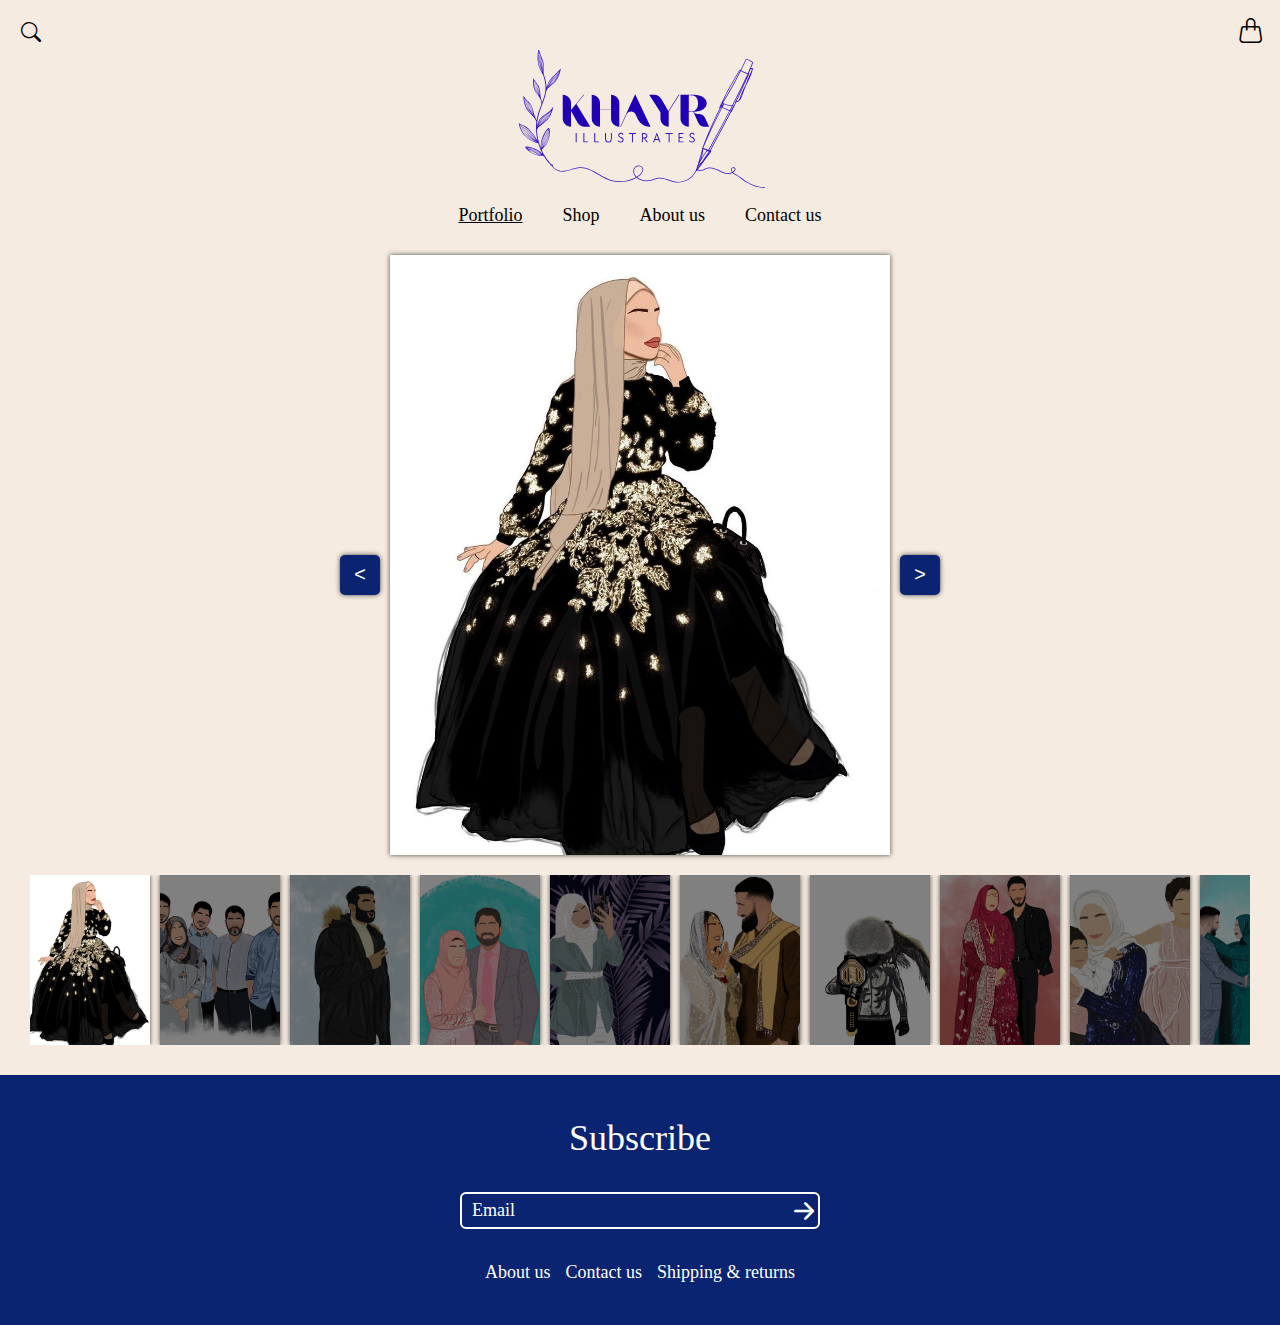
<file: index.html>
<!DOCTYPE html>
<html lang="en">
<head>
    <meta charset="UTF-8">
    <meta name="viewport" content="width=device-width, initial-scale=1.0">
    <title>Portfolio | Khayr illustrates</title>
    <link rel="stylesheet" type="text/css" href="css/search.css"/>
    <link rel="stylesheet" type="text/css" href="css/normalise.css"/>
    <link rel="stylesheet" type="text/css" href="css/styles.css"/>
    <link rel="stylesheet" type="text/css" href="css/mobile-nav.css"/>
    <link rel="stylesheet" type="text/css" href="css/nav-bar.css"/>
    <link rel="stylesheet" type="text/css" href="css/slider.css"/>
    <link rel="stylesheet" type="text/css" href="css/basket-summary.css">
    <link href="https://fonts.googleapis.com/css2?family=Exo+2:ital,wght@0,100..900;1,100..900&display=swap" rel="stylesheet"/>
    <link rel="stylesheet" href="https://cdn.jsdelivr.net/npm/bootstrap-icons@1.9.1/font/bootstrap-icons.css"/>
    
</head>
<body>
    <div class="header-margin">
      <header class="nav-container">
        <!-- Mobile Navigation bar -->
        <div id="mobile-menu-visibility">
          <div id="mobile-menu" class="mobile-menu">
            <div id="mobile-menu-button">
              <div class="line1" id="a"></div>
              <div class="line2" id="b"></div>
              <div class="line3" id="c"></div>
            </div>
            <nav
              id="mobile-options-container"
              class="mobile-options-container"
            >
              <h1 class="mobile-menu-header" id="mobile-menu-header">Navigation</h1>
              <a class="mobile-menu-options" href="index.html" style="text-decoration: underline;">Portfolio</a>
              <a class="mobile-menu-options" href="shop.html">Shop</a>
              <a class="mobile-menu-options" href="about-us.html">About us</a>
              <a class="mobile-menu-options" href="contact-us.html">Contact us</a>
            </nav>
          </div>
        </div>
        <!-- Interactive Search -->
        <div class="search">
            <div id="search-btn" class="search-btn"><i class="bi bi-search"></i></div>
            <input id="search-field" class="search-field" type="search" placeholder="Search"/>
            <div id="close-search-bar" class="close-search-bar"><i class="bi bi-x"></i></div>
        </div>
        <!--shopping cart-->
        <div class="cart">
          <i class="bi bi-handbag"></i>
          <div id="cartAmount" class="cartAmount">0</div>
        </div>
      </header>
      <div class="logo-wrap"><a class="logo-anchor" href="index.html"><img class="logo" src="images/Logo.svg"></a></div>
      <div class="icon-wrap">
        <!-- Navigation Items -->
          <nav class="nav-options">
              <a href="index.html" style="text-decoration: underline;">Portfolio</a>
              <a href="shop.html">Shop</a>
              <a href="about-us.html">About us</a>
              <a href="contact-us.html">Contact us</a>
          </nav>
        </div>
    </div>
      <div class="slider">
        <!-- Button Arrows -->
        <div class="arrows">
          <button id="prev"><</button>
          <button id="next">></button>
      </div>
        <!-- List Items -->
        <div class="list">  
        </div>
      </div>
      <!-- Thumbnail -->
      <div class="thumbnail">
      </div>
      <div class="reviews">
      
      </div>
      <aside class="checkout-summary hidden">
        <div class="close-button hidden">
          <i class="bi bi-x-lg"></i>
        </div>
        <div class="basket-items-container">
        </div>
        <div class="basket-footer">
            <div id="total-container">
                Total
                <div class="total-value-wrap">
                    <label>£</label>
                    <input readonly value="0">
                </div>
            </div>
            <div class="basket-options">
                <button class="clear-basket">CLEAR</button>
                <button class="checkout-button"><a href="checkout.html">CHECKOUT</a></button>
            </div>
        </div>
      </aside>    
</body>
<footer>
  <div class="footer-container">
      <h1 class="footer-header">Subscribe</h1>
      <div class="form">
        <input type="email" id="subs-input" class="subs-input" autocomplete="off" placeholder=" ">
        <label for="subs-input" class="subs-label">Email</label>
        <button class="subs-button" for="subs-input" type="submit"><i class="bi bi-arrow-right-short"></i></button>
      </div>
      <nav class="nav-options">
        <a href="about-us.html">About us</a>
        <a href="contact-us.html">Contact us</a>
        <a href="">Shipping & returns</a>
      </nav>
  </div>
</footer>
<script src="js/search-functions.js"></script>
<script src="js/mobile-nav.js"></script>
<script src="js/slider.js"></script>
<script src="js/shopItemsData.js"></script>
<script src="js/basket.js"></script>
</html>
</file>
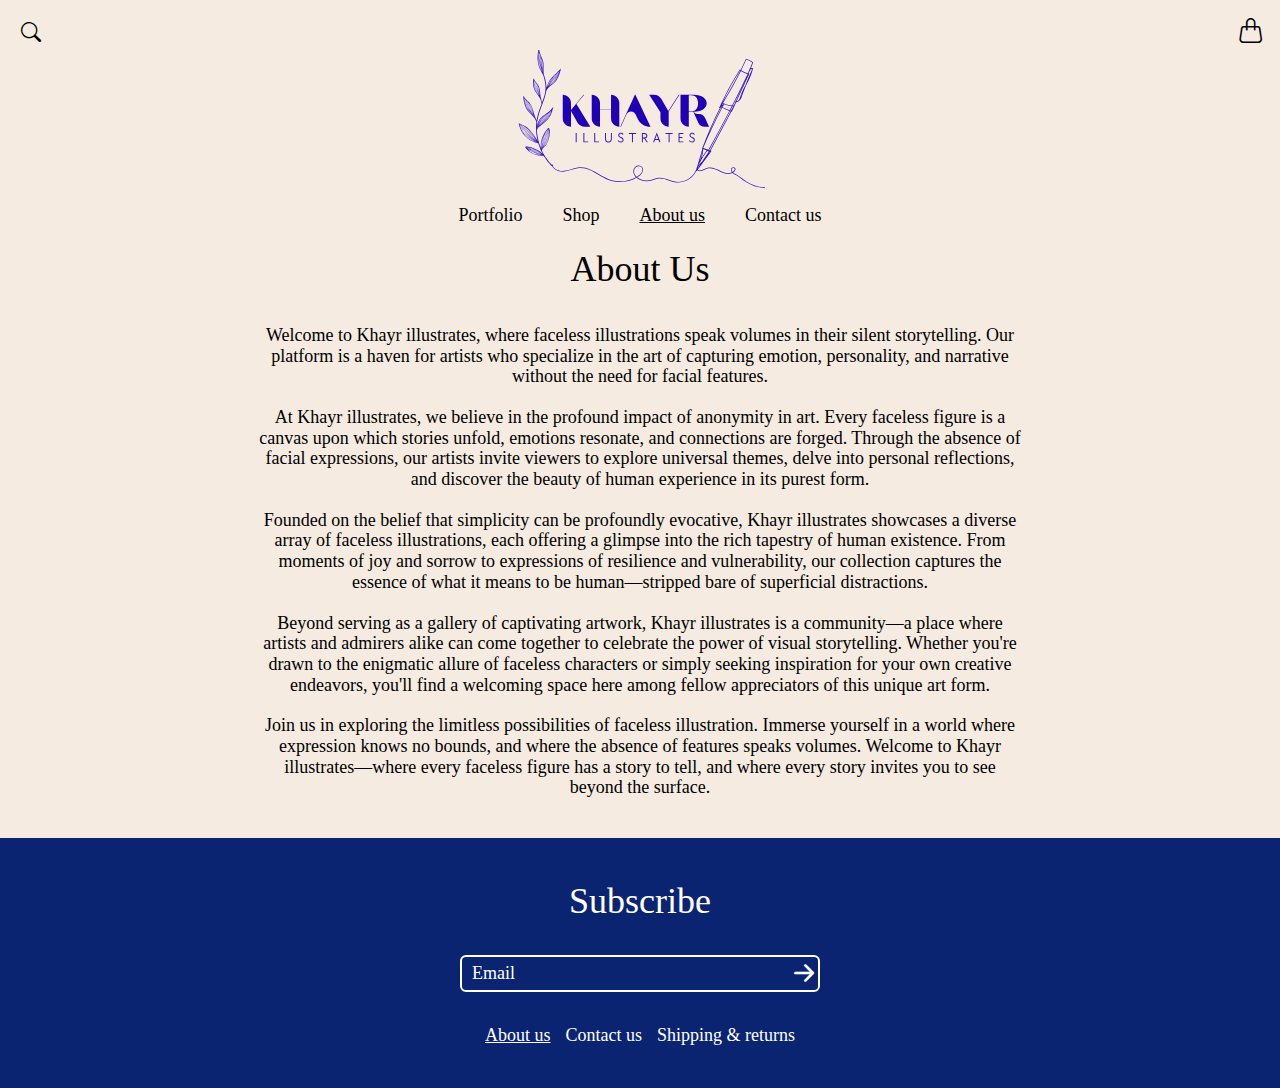
<file: about-us.html>
<!DOCTYPE html>
<html lang="en">
<head>
    <meta charset="UTF-8">
    <meta name="viewport" content="width=device-width, initial-scale=1.0">
    <title>About us | Khayr illustrates</title>
    <link rel="stylesheet" type="text/css" href="css/search.css"/>
    <link rel="stylesheet" type="text/css" href="css/normalise.css"/>
    <link rel="stylesheet" type="text/css" href="css/styles.css"/>
    <link rel="stylesheet" type="text/css" href="css/mobile-nav.css"/>
    <link rel="stylesheet" type="text/css" href="css/nav-bar.css"/>
    <link rel="stylesheet" type="text/css" href="css/basket-summary.css">
    <link href="https://fonts.googleapis.com/css2?family=Exo+2:ital,wght@0,100..900;1,100..900&display=swap" rel="stylesheet"/>
    <link rel="stylesheet" href="https://cdn.jsdelivr.net/npm/bootstrap-icons@1.9.1/font/bootstrap-icons.css"/>
</head>
<body>
    <div class="header-margin">
        <header class="nav-container">
          <!-- Mobile Navigation bar -->
          <div id="mobile-menu-visibility">
            <div id="mobile-menu" class="mobile-menu">
              <div id="mobile-menu-button">
                <div class="line1" id="a"></div>
                <div class="line2" id="b"></div>
                <div class="line3" id="c"></div>
              </div>
              <nav
                id="mobile-options-container"
                class="mobile-options-container"
              >
                <h1 class="mobile-menu-header" id="mobile-menu-header">Navigation</h1>
                <a class="mobile-menu-options" href="index.html">Portfolio</a>
                <a class="mobile-menu-options" href="shop.html">Shop</a>
                <a class="mobile-menu-options" href="about-us.html" style="text-decoration: underline;">About us</a>
                <a class="mobile-menu-options" href="contact-us.html">Contact us</a>
              </nav>
            </div>
          </div>
          <!-- Interactive Search -->
          <div class="search">
              <div id="search-btn" class="search-btn"><i class="bi bi-search"></i></div>
              <input id="search-field" class="search-field" type="search" placeholder="Search"/>
              <div id="close-search-bar" class="close-search-bar"><i class="bi bi-x"></i></div>
          </div>
          <!--shopping cart-->
          <div class="cart">
            <i class="bi bi-handbag"></i>
            <div id="cartAmount" class="cartAmount">0</div>
          </div>
        </header>
        <div class="logo-wrap"><a class="logo-anchor" href="index.html"><img class="logo" src="images/Logo.svg"></a></div>
        <div class="icon-wrap">
          <!-- Navigation Items -->
            <nav class="nav-options">
                <a href="index.html">Portfolio</a>
                <a href="shop.html">Shop</a>
                <a href="about-us.html" style="text-decoration: underline;">About us</a>
                <a href="contact-us.html">Contact us</a>
            </nav>
          </div>
      </div>
    <div class="context">
        <h1> About Us</h1>
        <p>
            Welcome to Khayr illustrates, where faceless illustrations speak volumes in their silent storytelling. 
            Our platform is a haven for artists who specialize in the art of capturing emotion, personality, 
            and narrative without the need for facial features.
        </p>
        <p>
            At Khayr illustrates, we believe in the profound impact of anonymity in art. 
            Every faceless figure is a canvas upon which stories unfold, emotions resonate, and connections are forged. 
            Through the absence of facial expressions, our artists invite viewers to explore universal themes, delve into personal reflections, 
            and discover the beauty of human experience in its purest form.
        </p>
        <p>
            Founded on the belief that simplicity can be profoundly evocative, Khayr illustrates showcases a diverse array of faceless illustrations, 
            each offering a glimpse into the rich tapestry of human existence. 
            From moments of joy and sorrow to expressions of resilience and vulnerability, 
            our collection captures the essence of what it means to be human—stripped bare of superficial distractions.
        </p>
        <p>
            Beyond serving as a gallery of captivating artwork,
            Khayr illustrates is a community—a place where artists and admirers alike can come together to celebrate the power of visual storytelling. 
            Whether you're drawn to the enigmatic allure of faceless characters or simply seeking inspiration for your own creative endeavors, 
            you'll find a welcoming space here among fellow appreciators of this unique art form.
        </p>
        <p>
            Join us in exploring the limitless possibilities of faceless illustration. 
            Immerse yourself in a world where expression knows no bounds, and where the absence of features speaks volumes. 
            Welcome to Khayr illustrates—where every faceless figure has a story to tell, and where every story invites you to see beyond the surface.
        </p>
    </div>
    <aside class="checkout-summary hidden">
      <div class="close-button hidden">
        <i class="bi bi-x-lg"></i>
      </div>
      <div class="basket-items-container">
      </div>
      <div class="basket-footer">
          <div id="total-container">
              Total
              <div class="total-value-wrap">
                  <label>£</label>
                  <input readonly value="0">
              </div>
          </div>
          <div class="basket-options">
              <button class="clear-basket">CLEAR</button>
              <button class="checkout-button"><a href="checkout.html">CHECKOUT</a></button>
          </div>
      </div>
    </aside>
</body>
<footer>
    <div class="footer-container">
        <h1 class="footer-header">Subscribe</h1>
        <div class="form">
          <input type="email" id="subs-input" class="subs-input" autocomplete="off" placeholder=" ">
          <label for="subs-input" class="subs-label">Email</label>
          <button class="subs-button" for="subs-input" type="submit"><i class="bi bi-arrow-right-short"></i></button>
        </div>
        <nav class="nav-options">
          <a href="about-us.html" style="text-decoration: underline;">About us</a>
          <a href="contact-us.html">Contact us</a>
          <a href="">Shipping & returns</a>
        </nav>
    </div>
  </footer>
<script src="js/search-functions.js"></script>
<script src="js/mobile-nav.js"></script>
<script src="js/shopItemsData.js"></script>
<script src="js/basket.js"></script>
</html>
</file>
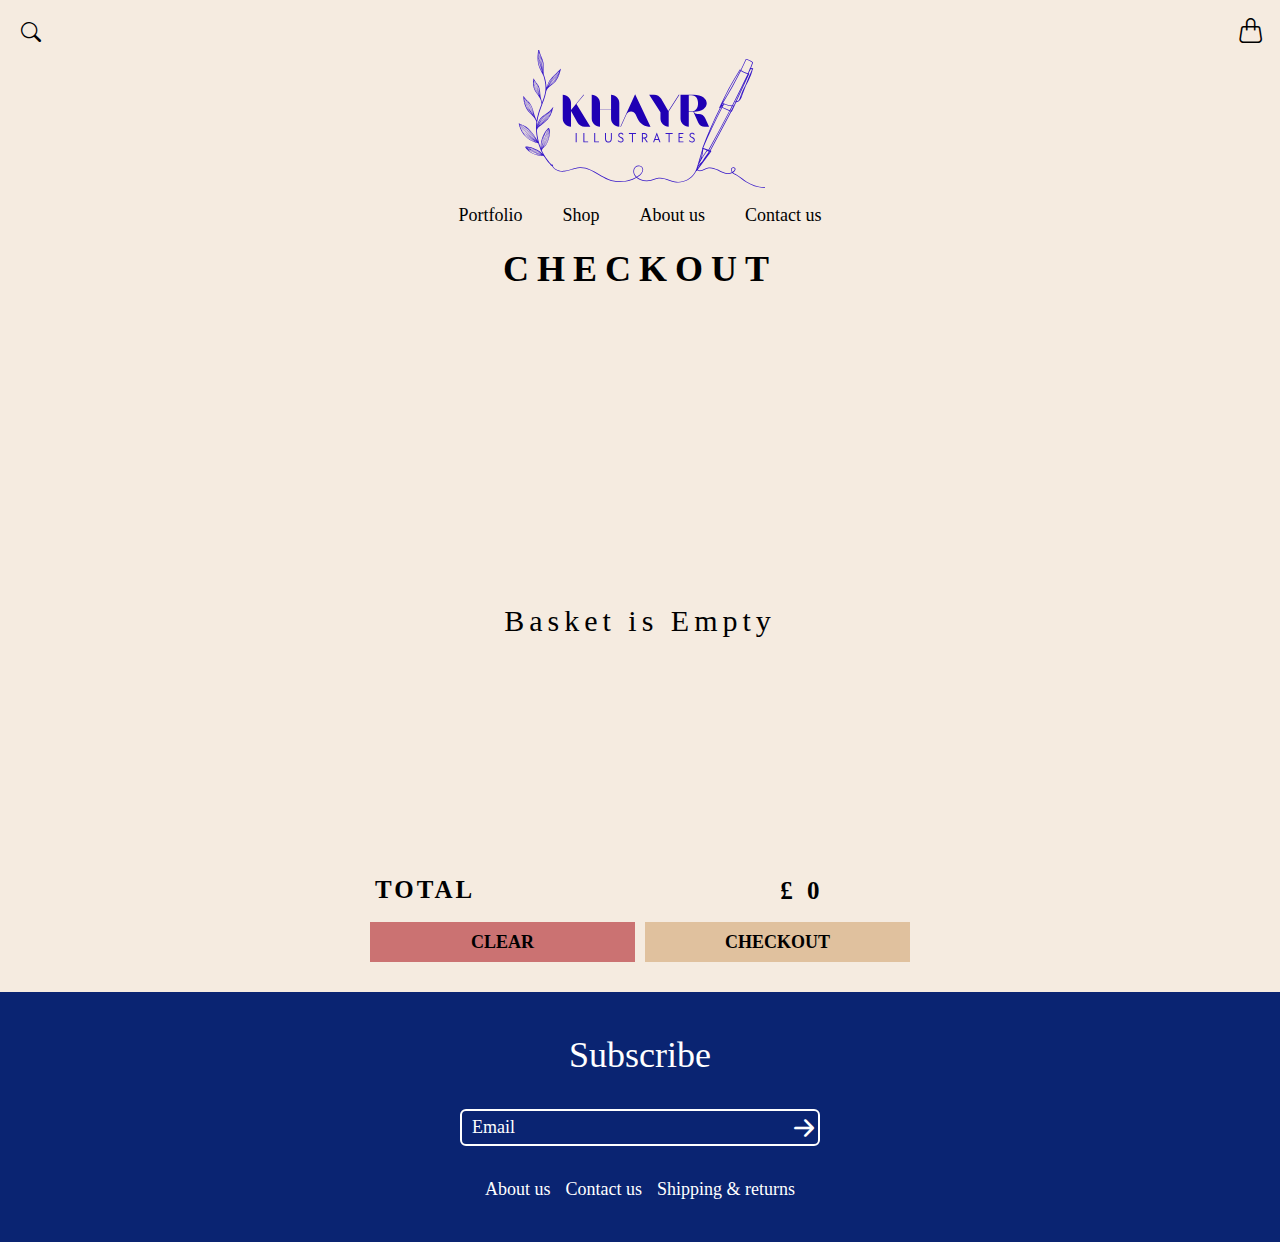
<file: checkout.html>
<!DOCTYPE html>
<html lang="en">
<head>
    <meta charset="UTF-8">
    <meta name="viewport" content="width=device-width, initial-scale=1.0">
    <title>Checkout | Khayr illustrates</title>
    <link rel="stylesheet" type="text/css" href="css/search.css"/>
    <link rel="stylesheet" type="text/css" href="css/normalise.css"/>
    <link rel="stylesheet" type="text/css" href="css/styles.css"/>
    <link rel="stylesheet" type="text/css" href="css/mobile-nav.css"/>
    <link rel="stylesheet" type="text/css" href="css/nav-bar.css"/>
    <link rel="stylesheet" type="text/css" href="css/checkout.css">
    <link href="https://fonts.googleapis.com/css2?family=Exo+2:ital,wght@0,100..900;1,100..900&display=swap" rel="stylesheet"/>
    <link rel="stylesheet" href="https://cdn.jsdelivr.net/npm/bootstrap-icons@1.9.1/font/bootstrap-icons.css"/>
    
</head>
<body>
    <div class="header-margin">
      <header class="nav-container">
        <!-- Mobile Navigation bar -->
        <div id="mobile-menu-visibility">
          <div id="mobile-menu" class="mobile-menu">
            <div id="mobile-menu-button">
              <div class="line1" id="a"></div>
              <div class="line2" id="b"></div>
              <div class="line3" id="c"></div>
            </div>
            <nav id="mobile-options-container" class="mobile-options-container">
              <h1 class="mobile-menu-header" id="mobile-menu-header">Navigation</h1>
              <a class="mobile-menu-options" href="index.html">Portfolio</a>
              <a class="mobile-menu-options" href="shop.html">Shop</a>
              <a class="mobile-menu-options" href="about-us.html">About us</a>
              <a class="mobile-menu-options" href="contact-us.html">Contact us</a>
            </nav>
          </div>
        </div>
        <!-- Interactive Search -->
        <div class="search">
            <div id="search-btn" class="search-btn"><i class="bi bi-search"></i></div>
            <input id="search-field" class="search-field" type="search" placeholder="Search"/>
            <div id="close-search-bar" class="close-search-bar"><i class="bi bi-x"></i></div>
        </div>
        <!--shopping cart-->
        <div class="cart">
          <i class="bi bi-handbag"></i>
          <div id="cartAmount" class="cartAmount">0</div>
        </div>
      </header>
      <div class="logo-wrap"><a class="logo-anchor" href="index.html"><img class="logo" src="images/Logo.svg"></a></div>
      <div class="icon-wrap">
        <!-- Navigation Items -->
          <nav class="nav-options">
              <a href="index.html">Portfolio</a>
              <a href="shop.html">Shop</a>
              <a href="about-us.html">About us</a>
              <a href="contact-us.html">Contact us</a>
          </nav>
        </div>
    </div>
    <main class="checkout-summary">
      <h1 class="page-header">CHECKOUT</h1>
        <div class="basket-items-container">
        </div>
        <div class="basket-footer">
            <div id="total-container">
                TOTAL
                <div class="total-value-wrap">
                    <label>£</label>
                    <input readonly value="0">
                </div>
            </div>
            <div class="basket-options">
                <button class="clear-basket">CLEAR</button>
                <button class="checkout-button">CHECKOUT</button>
            </div>
        </div>
      </main>    
</body>
<footer>
  <div class="footer-container">
      <h1 class="footer-header">Subscribe</h1>
      <div class="form">
        <input type="email" id="subs-input" class="subs-input" autocomplete="off" placeholder=" ">
        <label for="subs-input" class="subs-label">Email</label>
        <button class="subs-button" for="subs-input" type="submit"><i class="bi bi-arrow-right-short"></i></button>
      </div>
      <nav class="nav-options">
        <a href="about-us.html">About us</a>
        <a href="contact-us.html">Contact us</a>
        <a href="">Shipping & returns</a>
      </nav>
  </div>
</footer>
<script src="js/search-functions.js"></script>
<script src="js/mobile-nav.js"></script>
<script src="js/shopItemsData.js"></script>
<script src="js/checkout.js"></script>
</html>
</file>
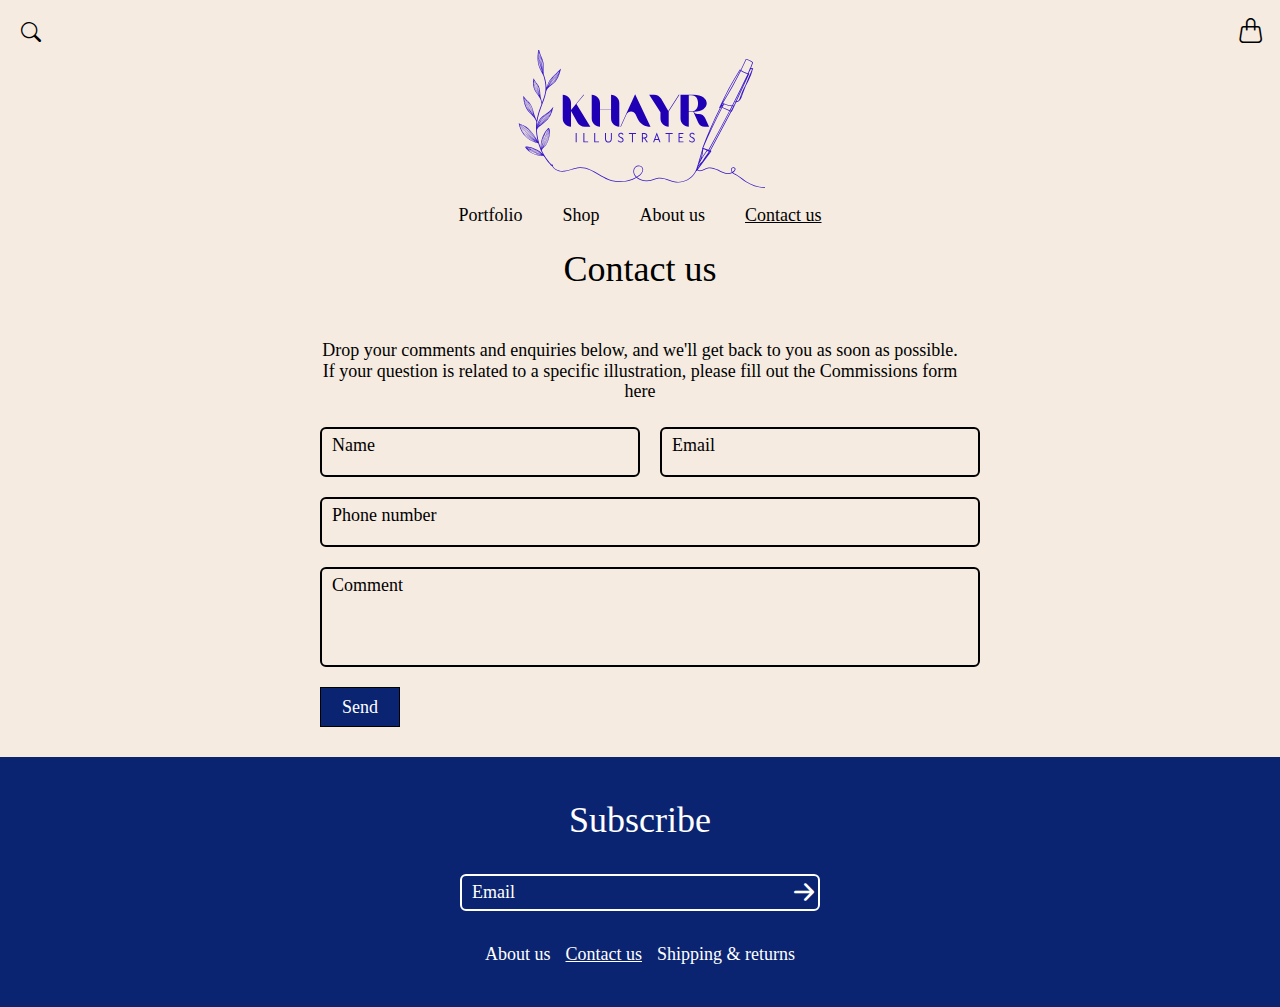
<file: contact-us.html>
<!DOCTYPE html>
<html lang="en">
<head>
    <meta charset="UTF-8">
    <meta name="viewport" content="width=device-width, initial-scale=1.0">
    <title>Contact us | Khayr illustrates</title>
    <link rel="stylesheet" type="text/css" href="css/search.css"/>
    <link rel="stylesheet" type="text/css" href="css/normalise.css"/>
    <link rel="stylesheet" type="text/css" href="css/styles.css"/>
    <link rel="stylesheet" type="text/css" href="css/mobile-nav.css"/>
    <link rel="stylesheet" type="text/css" href="css/nav-bar.css"/>
    <link rel="stylesheet" type="text/css" href="css/basket-summary.css">
    <link rel="stylesheet" type="text/css" href="css/contact-us.css">
    <link href="https://fonts.googleapis.com/css2?family=Exo+2:ital,wght@0,100..900;1,100..900&display=swap" rel="stylesheet"/>
    <link rel="stylesheet" href="https://cdn.jsdelivr.net/npm/bootstrap-icons@1.9.1/font/bootstrap-icons.css"/>
</head>
<body>
    <div class="header-margin">
        <header class="nav-container">
          <!-- Mobile Navigation bar -->
          <div id="mobile-menu-visibility">
            <div id="mobile-menu" class="mobile-menu">
              <div id="mobile-menu-button">
                <div class="line1" id="a"></div>
                <div class="line2" id="b"></div>
                <div class="line3" id="c"></div>
              </div>
              <nav
                id="mobile-options-container"
                class="mobile-options-container"
              >
                <h1 class="mobile-menu-header" id="mobile-menu-header">Navigation</h1>
                <a class="mobile-menu-options" href="index.html">Portfolio</a>
                <a class="mobile-menu-options" href="shop.html">Shop</a>
                <a class="mobile-menu-options" href="about-us.html">About us</a>
                <a class="mobile-menu-options" href="contact-us.html" style="text-decoration: underline;">Contact us</a>
              </nav>
            </div>
          </div>
          <!-- Interactive Search -->
          <div class="search">
              <div id="search-btn" class="search-btn"><i class="bi bi-search"></i></div>
              <input id="search-field" class="search-field" type="search" placeholder="Search"/>
              <div id="close-search-bar" class="close-search-bar"><i class="bi bi-x"></i></div>
          </div>
          <!--shopping cart-->
          <div class="cart">
            <i class="bi bi-handbag"></i>
            <div id="cartAmount" class="cartAmount">0</div>
          </div>
        </header>
        <div class="logo-wrap"><a class="logo-anchor" href="index.html"><img class="logo" src="images/Logo.svg"></a></div>
        <div class="icon-wrap">
          <!-- Navigation Items -->
            <nav class="nav-options">
              <a href="index.html">Portfolio</a>
              <a href="shop.html">Shop</a>
              <a href="about-us.html" >About us</a>
              <a href="contact-us.html"style="text-decoration: underline;">Contact us</a>
            </nav>
          </div>
    </div>
    <aside class="checkout-summary hidden">
      <div class="close-button hidden">
        <i class="bi bi-x-lg"></i>
      </div>
      <div class="basket-items-container">
      </div>
      <div class="basket-footer">
          <div id="total-container">
              Total
              <div class="total-value-wrap">
                  <label>£</label>
                  <input readonly value="0">
              </div>
          </div>
          <div class="basket-options">
              <button class="clear-basket">CLEAR</button>
              <button class="checkout-button"><a href="checkout.html">CHECKOUT</a></button>
          </div>
      </div>
    </aside>
    <main>
      <h1>
        Contact us
      </h1>
      <p>
        Drop your comments and enquiries below, and we'll get back to you as soon as possible. 
        If your question is related to a specific illustration, please fill out the Commissions form here
      </p>
      <form class="contact-us-form" method="post">
        <div class="name-container">
          <input id="name" type="text" placeholder=" ">
          <label for="name" class="contact-label">Name</label>
        </div>

        <div class="email-container">
          <input id="email" type="email" placeholder=" " required>
          <label for="email" class="contact-label">Email</label>
        </div>

        <div class="contact-number-container">
          <input id="number" type="number" placeholder=" ">
          <label for="number" class="contact-label">Phone number</label>
        </div>

        <div class="contact-comment-container">
          <textarea id="comment" class="contact-comment" type="text" placeholder=" "></textarea>
          <label for="comment" class="contact-label">Comment</label>
        </div>
        <button type="submit">Send</button>
      </form>
    </main>
</body>
<footer>
    <div class="footer-container">
        <h1 class="footer-header">Subscribe</h1>
        <div class="form">
          <input type="email" id="subs-input" class="subs-input" autocomplete="off" placeholder=" ">
          <label for="subs-input" class="subs-label">Email</label>
          <button class="subs-button" for="subs-input" type="submit"><i class="bi bi-arrow-right-short"></i></button>
        </div>
        <nav class="nav-options">
          <a href="about-us.html">About us</a>
          <a href="contact-us.html" style="text-decoration: underline;">Contact us</a>
          <a href="">Shipping & returns</a>
        </nav>
    </div>
  </footer>
<script src="js/search-functions.js"></script>
<script src="js/mobile-nav.js"></script>
<script src="js/shopItemsData.js"></script>
<script src="js/basket.js"></script>
</html>
</file>
<file: css/search.css>
.search {
    position: relative;
    height: 35px;
    width: fit-content;
    display: flex;
    flex-direction: row;
    /* border: solid 2px black; */
    border-radius: 6px;
    justify-content: center;
    align-items: center;
  }

  .search-btn {
    cursor: pointer;
    padding: 2px 2px 2px 6px;
  }

  .search-btn i {
    font-size: 20px;
    color: black;
  }
  
  .search-field {
    outline: none;
    border: none;
    width: 0px;
    transition: 1s;
    background-color: transparent;
  }
  
  .close-search-bar {
    display: none;
    position: absolute;
    top: -17px;
    right: -10px;
  }

  .close-search-bar i {
    color: black;
  }
  
  .search-field.open {
    outline: none;
    border-bottom: solid 1px black;
    width: 220px;
    transition: 1s;
    background-color: transparent;
  }
  
  .close-search-bar.open {
    display: block;
    cursor: pointer;
    position: absolute;
    top: -17px;
    right: -10px;
  }
</file>
<file: css/styles.css>
* {
    margin: 0;
    box-sizing: border-box;
    font-family: "Cardo, serif";
    /* font-family: "Exo 2", sans-serif; */
    font-size: 18px;
    font-weight: 400;
    color: black;
}

html {
    /* background: linear-gradient(to bottom, #cdb4db, #a2d2ff); */
    background-color: #f5ebe0;
    background-repeat: no-repeat;
    background-size: cover;
    /* height: 100%;
    width: 100%; */
    background-attachment: fixed;
}

body {
    position: relative;
    width: 100%;
    overflow-x: hidden;
}
a {
    color: white;
    text-decoration: none;
}

a:visited {
    color: white;
}

a:active {
    text-decoration: underline;
}

.context {
    margin: 0 auto;
    width: 60%;
    display: flex;
    flex-direction: column;
}

.context p {
    margin: 10px 0px 10px 0px;
    text-align: center;
}

.context h1 {
    text-align: center;
}
</file>
<file: css/mobile-nav.css>
/* mobile and tablet menu bar */
#mobile-menu-button {
    cursor: pointer;
    width: 35px;
    height: 35px;
    margin: 5px;
    padding: 0px 5px 5px 5px;
    justify-self: center;
    align-content: center;
    border-radius: 5px;
    background-color: black;
  }
  
  .line1,
  .line2,
  .line3 {
    height: 3px;
    width: 25px;
    margin-top: 5px;
    transition: all 300ms;
    background-color: white;
  }
  
  .line1.a {
    transform: rotate(45deg) translateY(11px);
  }
  .line2.b {
    opacity: 0;
  }
  .line3.c {
    transform: rotate(-45deg) translateY(-12px);
  }
  
  #mobile-menu-visibility {
    display: none;
  }
  
  .mobile-menu {
    background-color: black;
    position: absolute;
    top: 0;
    left: 0;
    height: max-content;
    width: 0px;
    z-index: 1;
    border-radius: 0px 5px 5px 5px;
    padding-bottom: 10px;
  }
  
  .mobile-menu.open {
    background-color: black;
    position: absolute;
    top: 0;
    left: 0;
    height: max-content;
    width: 140px;
    z-index: 1;
    border-radius: 0px 5px 5px 5px;
    padding-bottom: 10px;
    transition: 0.8s;
  }
  
  .mobile-menu-header {
    color: white;
    font-weight: 500;
    margin: 0;
    font-size: 20px;
    text-align: left;
    background-color: black;
  }
  
  .mobile-options-container {
    padding-top: 10px;
    display: flex;
    flex-direction: column;
    gap: 20px;
    visibility: hidden;
    margin-left: -100px;
    background-color: black;
  }
  
  .mobile-options-container.open {
    padding-top: 10px;
    display: flex;
    flex-direction: column;
    gap: 20px;
    visibility: visible;
    margin-left: 3px;
    transition: 1s;
    background-color: black;
  }
  
  .mobile-menu-options {
    border-left: solid 1px white;
    padding-left: 8px;
    width: fit-content;
    margin-left: 5px;
  }
  
  .mobile-menu-options:hover {
    text-decoration: underline solid white;
  }

  @media (max-width: 681px) {
    #mobile-menu-visibility {
        display: block;
    }
}
</file>
<file: css/nav-bar.css>
.nav-container {
    position: sticky;
    display: flex; 
    flex-direction: row; 
    justify-content: space-between; 
    z-index: 100;
    padding: 15px 15px 0px 15px;
}

.header-margin {
    z-index: 101;
    position: relative;
    /* background-color: rgba(0, 0, 0, 0.7); */
}

.logo-wrap {
    display: flex;
    justify-content: center;
}

.logo {
    width: 250px;
    height: 150px;
}

.nav-options {
    display: flex; 
    flex-direction: row; 
    gap: 40px;
}

.nav-options a {
    color: black;
    /* color: rgb(4, 132, 134); */
}

.nav-options a:hover {
    text-decoration: underline;
}

footer {
    background-color: #0a2472;
    /* background-color: #0096c7; */
    padding: 0px 15px 0px 15px;
    /* margin-top: 20px; */
    position: static;
    width: 100%;
    margin-top: 30px;
}

.footer-container {
    display: flex;
    flex-direction: column;
    justify-content: space-evenly;
    height: 250px;
    align-items: center;
    padding: 10px;
}

.footer-container .nav-options {
    /* padding-left: 30%; */
    display: flex;
    flex-direction: row;
    width: 100%;
    gap: 15px;
    justify-content: center;
    align-items: center;
    /* flex-wrap: wrap; */
}

.footer-header {
    margin: 0;
    color: white;
}

.footer-container .nav-options a {
    color: white;
}

.form {
    position: relative;
    width: 20rem;
}

.subs-input {
    width: 100%;
    height: 100%;
    border: solid 2px white;
    border-radius: 6px;
    outline: none;
    padding: 6px;
    background: none;
    color: white;
}

.subs-label {
    position: absolute;
    left: 10px;
    top: 6px;
    cursor: text;
    transition: 200ms ease-in;
    background-color: #0a2472;
    padding: 2px;
    color: white;
}

.subs-input:focus ~ 
.subs-label {
    top: -9px;
    font-size: 0.8rem;
    left: 5px;
}

.subs-input:not(:placeholder-shown) ~
.subs-label {
    top: -9px;
    font-size: 0.8rem;
    left: 5px;
}

.subs-button {
    position: absolute;
    right: 10px;
    top: 2px;
    height: 100%;
    background: none;
    border: none;
    display: flex;
    justify-content: center;
    align-items: center;
}

.subs-button i {
    font-size: 40px;
    color: white;
    cursor: pointer;
    position: inherit;
    align-self: center;
}

.subheaders-cart-wrap{
    display: flex;
    justify-content: space-between;
}
.cart{
    background-color: transparent;
    color: #212529;
    /* width: 35px;
    padding: 5px; */
    font-size: 30px;
    border-radius: 5px;
    position: relative;
    display: flex;
    padding: 1px 2px 1px 2px;
    /* border: solid 2px black; */
    justify-content: center;
    align-items: center;
    height: 35px;
}

.cart i {
    color: black;
    font-size: 25px;
    cursor: pointer;
}

.icon-wrap {
    display: flex;
    flex-direction: row;
    justify-content: center;
}

.cartAmount{
    font-size: 11px;
    background-color: #0a2472;
    color: white;
    position:absolute;
    bottom:-3px;
    right: -3px;
    padding: 3px 6px 3px 6px;
    border-radius: 50%;
    cursor: pointer;
}

.cartAmount.empty {
    font-size: 11px;
    background-color: #0a2472;
    color: white;
    position:absolute;
    bottom:-3px;
    right: -3px;
    padding: 3px 6px 3px 6px;
    border-radius: 50%;
    display: none;
}

@media (max-width:681px) {
    .nav-options {
        display: none;
    }
}
</file>
<file: css/slider.css>
.slider {
    padding-top: 30px;
    display: flex;
    justify-content: center;
    position: relative;
    height: 650px;
}

.slider .list .item {
    position: absolute;
    left: 50%;
    margin-left: -250px;
    width: 500px;
    height: 600px;
    overflow: hidden;
    opacity: 0;
    transition: 0.5s;
    /* border-radius: 10px; */
    box-shadow: 0px 0px 5px rgba(0, 0, 0, 0.7);
}

.slider-image {
    width: 100%;
    height: 100%;
    object-fit: cover;
}

/* .slider .list .item::after {
    content: '';
    width: 100%;
    height: 100%;
    position: absolute;
    left: 0;
    bottom: 0;
    background-image: linear-gradient(to top, rgba(0, 0, 0, 0.7), transparent);
} */

/* .slider .list .item .customer-feedback {
    position: absolute;
    left: 5%;
    top: 20%;
    width: 500px;
    max-width: 80%;
    z-index: 1;
    
}

.slider .list .item .customer-feedback h3 {
    font-size: 20px;
    margin: 0;
} */

.slider .list .item.active {
    opacity: 1;
    z-index: 10;
}

@keyframes showContent {
    to{
        transform: translateY(0);
        filter: blur(0);
        opacity: 1;
    }
}

/* .slider .list .item.active .customer-feedback .customer,
.slider .list .item.active .customer-feedback .me{
    transform: translateY(30px);
    filter: blur(20px);
    opacity: 0;
}

.slider .list .item.active .customer-feedback .customer.first,
.slider .list .item.active .customer-feedback .me.first{
    animation: showContent 0.5s forwards;
    animation-delay: 0s;
}

.slider .list .item.active .customer-feedback .customer.second,
.slider .list .item.active .customer-feedback .me.second{
    animation: showContent 0.5s forwards;
    animation-delay: 0.5s;
} */

/* .slider .list .item.active .customer-feedback .customer.third,
.slider .list .item.active .customer-feedback .me.third{
    animation: showContent 0.5s forwards;
    animation-delay: 1s;
}

.slider .list .item.active .customer-feedback .customer.fourth,
.slider .list .item.active .customer-feedback .me.fourth{
    animation: showContent 0.5s forwards;
    animation-delay: 1.5s;
} */

/* .slider .list .item .customer-feedback .customer{
    height: fit-content;
    border: solid 2px white;
    border-radius: 10px;
    margin: 10px 60px 10px 0px;
    width: 100%;
    overflow: hidden;
    background-color: rgb(97, 174, 175);
}

.slider .list .item .customer-feedback .me {
    height: fit-content;
    border: solid 2px white;
    border-radius: 10px;
    margin: 10px 0px 10px 60px;
    width: 100%;
    overflow: hidden;
    background-color: rgb(97, 174, 175);
}

.slider .list .item .customer-feedback .me h3 {
    text-align: right;
    font-weight: 600;
    border-bottom: solid 1px white;
    padding-right: 10px;
    letter-spacing: 2px;
    font-style: italic;
    background-color: rgb(4, 132, 134);
}

.slider .list .item .customer-feedback .customer h3 {
    font-weight: bold;
    border-bottom: solid 1px white;
    font-weight: 600;
    padding-left: 10px;
    letter-spacing: 2px;
    font-style: italic;
    background-color: rgb(4, 132, 134);
}

.slider .list .item .customer-feedback .customer p,
.slider .list .item .customer-feedback .me p {
    text-align: justify;
    padding: 2px 5px 2px 5px;
} */

.arrows {
    position: absolute;
    display: flex;
    justify-content: space-between;
    /* bottom: 50%; */
    left: 50%;
    transform: translateY(300px);
    margin-left: -300px;
    width: 600px;
    z-index: 100;
}

.arrows button{
    background-color: #0a2472;
    border: none;
    font-family: monospace;
    width: 40px;
    height: 40px;
    border-radius: 5px;
    font-size: x-large;
    color: white;
    transition: 0.5s;
    box-shadow: 0px 0px 5px rgba(0, 0, 0, 0.7);
}

.arrows button:hover {
    background-color: #eee;
    color: #0a2472;
    cursor: pointer;
}

.thumbnail {
    z-index: 11;
    display: flex;
    flex-direction: row;
    justify-content: flex-start;
    flex-wrap: nowrap;
    position: relative;
    /* display: grid;
    grid-template-columns: 80px 80px 80px 2fr 80px 80px 80px 80px;
    justify-items: stretch; */
    gap: 10px;
    margin: 0px 30px;
    box-sizing: border-box;
    /* height: 620px; */
    overflow-x: scroll;
    scrollbar-width: none;
}

.thumbnail::-webkit-scrollbar{
    scrollbar-width: 0px;
}

.thumbnail .item{
    width: 120px;
    height: 170px;
    filter: brightness(0.5);
    transition: 0.5s;
    flex-shrink: 0;
    cursor: pointer;
    box-shadow: 0px 0px 5px rgba(0, 0, 0, 0.7);
    /* border-radius: 10px; */
}

.thumbnail .item img {
    width: 100%;
    height: 100%;
    object-fit: cover;
    /* border-radius: 10px; */
    inset: auto 10px 10px 10px;
}

.thumbnail .item.active {
    filter: brightness(1);
}



/* @media (max-width: 678px) {
    .thumbnail{
        justify-content: start;
    }
    .arrows{
        top: 10%
    }
} */
</file>
<file: css/basket-summary.css>
.checkout-summary {
    height: 100%;
    width: 400px;
    background-color: white;
    position: fixed;
    display: flex;
    top: 0;
    right: 0;
    box-shadow: -2px 2px 5px rgba(0, 0, 0, 0.7);
    justify-content: center;
    z-index: 1000;
    transition: 1s;
}

.checkout-summary.hidden {
    height: 100%;
    width: 400px;
    background-color: white;
    position: fixed;
    display: flex;
    top: 0;
    right: -500px;
    box-shadow: -2px 2px 5px rgba(0, 0, 0, 0.7);
    justify-content: center;
    z-index: 1000;
    transition: 1s;
}
.close-button {
    cursor: pointer;
    position: absolute;
    top: 10px;
    right: 10px;
    z-index: 1001;
    width: 40px;
    height: 40px;
    display: flex;
    flex-direction: column;
    align-items: center;
    justify-content: center;
    gap: 10px;
    transition: 1s;
}

.close-button i {
    font-size: 24px;
    font-weight: bold;
}

.close-button.hidden {
    cursor: pointer;
    position: absolute;
    top: 10px;
    right: 10px;
    z-index: 1001;
    width: 40px;
    height: 40px;
    display: none;
    flex-direction: column;
    align-items: center;
    justify-content: center;
    gap: 10px;
    transition: 1s;
}


.basket-items-container {
    margin: 20px;
    margin-top: 50px;
    height: max-content;
    width: 100%;
    display: grid;
    grid-template-columns: repeat(1, 100%);
    gap: 10px;
}
.basketItem {
    position: inherit;
    display: flex;
    box-shadow: 0px 0px 5px rgb(0, 0, 0, 0.7);
    height: fit-content;
    align-items: center;
    justify-content: space-between;
    padding: 0px 5px 0px 0px;
    gap: 15px;
}

.basketItem img {
    width: 60px;
    height: 60px;
}

.basketItem h2 {
    font-size: 90%;
}

.basketItem .price {
    text-wrap: nowrap;
}

.basket-footer {
    width: 100%;
    position: absolute;
    bottom: 0;
    display: flex;
    justify-content: space-between;
    flex-direction: column;
}

.quantity-container {
    display: flex;
    gap: 10px;
    justify-content: center;
    align-items: center;
}

#total-container{
    display: flex;
    flex-direction: row;
    justify-content: space-evenly;
    padding: 5px;
}

.basket-options {
    display: flex;
    flex-direction: row;
    justify-content: space-evenly;
    gap: 10px;
    margin: 0px 5px 0px 5px;
}

.basket-options button {
    padding: 10px;
    width: 100%;
    text-align: center;
    cursor: pointer;
    border: none;
    box-shadow: none;
}

.basket-options a {
    color: black;
    font-weight: bold;
}

.basket-options a:active{
    text-decoration: none;
}

.basket-options button:hover {
    filter: brightness(1);
    box-shadow: inset 1px 1px 3px rgba(0, 0, 0, 0.7), inset -1px -1px 3px rgba(0, 0, 0, 0.7);
}

.basket-options button:active {
    box-shadow: inset 4px 4px 7px rgba(0, 0, 0, 0.5), inset -4px -4px 7px rgba(0, 0, 0, 0.5);
}

.clear-basket {
    background-color: rgb(203, 114, 114);
    font-weight: bold;
}

.checkout-button {
    background-color: #e0c19e;
    font-weight: bold;
}

.total-value-wrap input {
    width: fit-content;
    border: none;
}

.total-value-wrap input:focus {
    outline: none;
}
</file>
<file: css/checkout.css>
.checkout-summary {
    display: flex;
    flex-direction: column;    
    justify-content: center;
    align-items: center;
    margin: 0 auto;
}

.close-button {
    cursor: pointer;
    position: absolute;
    top: 10px;
    right: 10px;
    z-index: 1001;
    width: 40px;
    height: 40px;
    display: flex;
    flex-direction: column;
    align-items: center;
    justify-content: center;
    gap: 10px;
    transition: 1s;
}

.close-button i {
    font-size: 24px;
    font-weight: bold;
}

.close-button.hidden {
    cursor: pointer;
    position: absolute;
    top: 10px;
    right: 10px;
    z-index: 1001;
    width: 40px;
    height: 40px;
    display: none;
    flex-direction: column;
    align-items: center;
    justify-content: center;
    gap: 10px;
    transition: 1s;
}

.basket-items-container {
    margin-top: 30px;
    height: max-content;
    height: 60vh;
    display: grid;
    grid-template-columns: repeat(1, 100%);
    gap: 10px;
    align-content: flex-start;
    overflow-y: scroll;
    padding: 10px;
    width: 540px;
    flex-wrap: nowrap;
}

.basket-items-container::-webkit-scrollbar{
    width: 8px;
    /* border: 5px solid #0a2472; */
}

.basket-items-container::-webkit-scrollbar-track{
    background-color:#0a2472;
    border-radius: 20px;
}

.basket-items-container::-webkit-scrollbar-thumb {
    background-color: white;
    background-clip: padding-box;
    border-radius: 20px;
    border: 2px solid #0a2472;
}

/* .basket-items-container::-webkit-scrollbar-button:single-button{
    display: block;
    border-style: solid;
    height: 7px;
    width: 8px;
}

.basket-items-container::-webkit-scrollbar-button:single-button:vertical:decrement{
    border-width: 0 12px 12px 12px;
    border-color: transparent transparent white transparent;
}

.basket-items-container::-webkit-scrollbar-button:single-button:vertical:increment {
    border-width: 12px 12px 0 12px;
    border-color: white transparent transparent transparent;
} */



.basketItem {
    position: inherit;
    display: flex;
    box-shadow: 0px 0px 5px rgb(0, 0, 0, 0.7);
    height: fit-content;
    align-items: center;
    justify-content: space-between;
    padding: 0px 5px 0px 0px;
    gap: 15px;
    justify-self: center;
    width: 100%;
}

.basketItem img {
    width: 100px;
    height: 100px;
}

.basketItem h2 {
    font-size: 100%;
    text-align: left;
    width: 200px;
}

.basketItem .price {
    text-wrap: nowrap;
}

.basket-footer {
    width: 540px;
    margin: 0 auto;
    display: flex;
    justify-content: space-between;
    flex-direction: column;
    align-items: center;
}

.quantity-container {
    display: flex;
    gap: 10px;
    justify-content: center;
    align-items: center;
}

#total-container{
    width: 100%;
    display: flex;
    flex-direction: row;
    justify-content: space-between;
    margin: 10px 0px 10px 0px;
    padding: 5px;
    align-self: flex-start;
    font-size: 25px;
    letter-spacing: 3px;
    font-weight: bold;
}

.basket-options {
    width: 100%;
    display: flex;
    flex-direction: row;
    justify-content: space-evenly;
    gap: 10px;
    margin: 0px 5px 0px 5px;
}

.basket-options button {
    padding: 10px;
    width: 100%;
    text-align: center;
    cursor: pointer;
    border: none;
    box-shadow: none;
}

.basket-options a {
    color: black;
    font-weight: bold;
}

.basket-options a:active{
    text-decoration: none;
}

.basket-options button:hover {
    filter: brightness(1);
    box-shadow: inset 1px 1px 3px rgba(0, 0, 0, 0.7), inset -1px -1px 3px rgba(0, 0, 0, 0.7);
}

.basket-options button:active {
    box-shadow: inset 4px 4px 7px rgba(0, 0, 0, 0.5), inset -4px -4px 7px rgba(0, 0, 0, 0.5);
}

.clear-basket {
    background-color: rgb(203, 114, 114);
    font-weight: bold;
}

.checkout-button {
    background-color: #e0c19e;
    font-weight: bold;
}

.total-value-wrap {
    font-size: 25px;
    text-wrap: nowrap;
    width: fit-content;
    align-content: center;
    text-align: center;
}

.total-value-wrap label {
    font-size: 25px;
    font-weight: bold;
}

.total-value-wrap input {
    width: 100px;
    border: none;
    background: none;
    font-weight: bold;
}

.total-value-wrap input:focus {
    outline: none;
}

.page-header{
    margin-bottom: 0;
    display: flex;
    justify-content: center;
    letter-spacing: 8px;
    font-weight: bold;
}

.empty-basket {
    font-size: 30px;
    font-weight: 300;
    letter-spacing: 5px;
    position: absolute;
    top: 50%;
    left: 50%;
    transform: translate(-50%, -50%);
    text-align: center;
}
</file>
<file: css/contact-us.css>
main {
    display: flex;
    flex-direction: column;
    gap: 25px;
    justify-content: center;
    align-items: center;
    text-align: center;
    width: 50%;
    margin: 0 auto;
}

.contact-us-form {
    width: 100%;
    display: grid;
    grid-template-columns: repeat(2, 50%);
    gap: 20px;
}

.contact-us-form div {
    position: relative;
    display: grid;
}

.contact-us-form input {
    width: 100%;
    height: 50px;
    position: relative;
    border: solid 2px black;
    border-radius: 6px;
    outline: none;
    padding: 6px;
    background: none;
}

.contact-label {
    position: absolute;
    left: 10px;
    top: 6px;
    cursor: text;
    transition: 200ms ease-in;
    padding: 2px;
    background-color: #f5ebe0;
}

.contact-us-form div input:focus ~
.contact-label {
    top: -9px;
    font-size: 0.8rem;
    left: 5px;
}

.contact-us-form div input:not(:placeholder-shown) ~
.contact-label {
    top: -9px;
    font-size: 0.8rem;
    left: 5px;
}

.contact-number-container {
    grid-column-start: 1;
    grid-column-end: 3;
    display: flex;
}

#number::-webkit-inner-spin-button, #number::-webkit-outer-spin-button {
    -webkit-appearance: none;
    margin: 0;
}

#number[type=number] {
    -moz-appearance: textfield;
}

.contact-comment-container {
    grid-column-start: 1;
    grid-column-end: 3;
    display: flex;
}

.contact-comment-container {
    height: 100px;
}

.contact-comment {
    height: 100px;
    text-align: left;
    padding: 10px 6px 6px 6px;
    position: relative;
    border: solid 2px black;
    border-radius: 6px;
    outline: none;
    background: none;
    resize: none;
}

.contact-comment:focus ~
.contact-label {
    top: -9px;
    font-size: 0.8rem;
    left: 5px;
}

.contact-comment:not(:placeholder-shown) ~
.contact-label {
    top: -9px;
    font-size: 0.8rem;
    left: 5px;
}

.contact-us-form button {
    width: 80px;
    height: 40px;
    background-color: #0a2472;
    color: white;
    cursor: pointer;
    border: solid 1px black;
}

.contact-us-form button:hover {
    background-color: white;
    color: #0a2472;
}
</file>
<file: css/normalise.css>
/*! normalize.css v8.0.1 | MIT License | github.com/necolas/normalize.css */

/* Document
   ========================================================================== */

/**
 * 1. Correct the line height in all browsers.
 * 2. Prevent adjustments of font size after orientation changes in iOS.
 */

 html {
    line-height: 1.15; /* 1 */
    -webkit-text-size-adjust: 100%; /* 2 */
  }
  
  /* Sections
     ========================================================================== */
  
  /**
   * Remove the margin in all browsers.
   */
  
  body {
    margin: 0;
  }
  
  /**
   * Render the `main` element consistently in IE.
   */
  
  main {
    display: block;
  }
  
  /**
   * Correct the font size and margin on `h1` elements within `section` and
   * `article` contexts in Chrome, Firefox, and Safari.
   */
  
  h1 {
    font-size: 2em;
    margin: 0.67em 0;
  }
  
  /* Grouping content
     ========================================================================== */
  
  /**
   * 1. Add the correct box sizing in Firefox.
   * 2. Show the overflow in Edge and IE.
   */
  
  hr {
    box-sizing: content-box; /* 1 */
    height: 0; /* 1 */
    overflow: visible; /* 2 */
  }
  
  /**
   * 1. Correct the inheritance and scaling of font size in all browsers.
   * 2. Correct the odd `em` font sizing in all browsers.
   */
  
  pre {
    font-family: monospace, monospace; /* 1 */
    font-size: 1em; /* 2 */
  }
  
  /* Text-level semantics
     ========================================================================== */
  
  /**
   * Remove the gray background on active links in IE 10.
   */
  
  a {
    background-color: transparent;
  }
  
  /**
   * 1. Remove the bottom border in Chrome 57-
   * 2. Add the correct text decoration in Chrome, Edge, IE, Opera, and Safari.
   */
  
  abbr[title] {
    border-bottom: none; /* 1 */
    text-decoration: underline; /* 2 */
    text-decoration: underline dotted; /* 2 */
  }
  
  /**
   * Add the correct font weight in Chrome, Edge, and Safari.
   */
  
  b,
  strong {
    font-weight: bolder;
  }
  
  /**
   * 1. Correct the inheritance and scaling of font size in all browsers.
   * 2. Correct the odd `em` font sizing in all browsers.
   */
  
  code,
  kbd,
  samp {
    font-family: monospace, monospace; /* 1 */
    font-size: 1em; /* 2 */
  }
  
  /**
   * Add the correct font size in all browsers.
   */
  
  small {
    font-size: 80%;
  }
  
  /**
   * Prevent `sub` and `sup` elements from affecting the line height in
   * all browsers.
   */
  
  sub,
  sup {
    font-size: 75%;
    line-height: 0;
    position: relative;
    vertical-align: baseline;
  }
  
  sub {
    bottom: -0.25em;
  }
  
  sup {
    top: -0.5em;
  }
  
  /* Embedded content
     ========================================================================== */
  
  /**
   * Remove the border on images inside links in IE 10.
   */
  
  img {
    border-style: none;
  }
  
  /* Forms
     ========================================================================== */
  
  /**
   * 1. Change the font styles in all browsers.
   * 2. Remove the margin in Firefox and Safari.
   */
  
  button,
  input,
  optgroup,
  select,
  textarea {
    font-family: inherit; /* 1 */
    font-size: 100%; /* 1 */
    line-height: 1.15; /* 1 */
    margin: 0; /* 2 */
  }
  
  /**
   * Show the overflow in IE.
   * 1. Show the overflow in Edge.
   */
  
  button,
  input { /* 1 */
    overflow: visible;
  }
  
  /**
   * Remove the inheritance of text transform in Edge, Firefox, and IE.
   * 1. Remove the inheritance of text transform in Firefox.
   */
  
  button,
  select { /* 1 */
    text-transform: none;
  }
  
  /**
   * Correct the inability to style clickable types in iOS and Safari.
   */
  
  button,
  [type="button"],
  [type="reset"],
  [type="submit"] {
    -webkit-appearance: button;
  }
  
  /**
   * Remove the inner border and padding in Firefox.
   */
  
  button::-moz-focus-inner,
  [type="button"]::-moz-focus-inner,
  [type="reset"]::-moz-focus-inner,
  [type="submit"]::-moz-focus-inner {
    border-style: none;
    padding: 0;
  }
  
  /**
   * Restore the focus styles unset by the previous rule.
   */
  
  button:-moz-focusring,
  [type="button"]:-moz-focusring,
  [type="reset"]:-moz-focusring,
  [type="submit"]:-moz-focusring {
    outline: 1px dotted ButtonText;
  }
  
  /**
   * Correct the padding in Firefox.
   */
  
  fieldset {
    padding: 0.35em 0.75em 0.625em;
  }
  
  /**
   * 1. Correct the text wrapping in Edge and IE.
   * 2. Correct the color inheritance from `fieldset` elements in IE.
   * 3. Remove the padding so developers are not caught out when they zero out
   *    `fieldset` elements in all browsers.
   */
  
  legend {
    box-sizing: border-box; /* 1 */
    color: inherit; /* 2 */
    display: table; /* 1 */
    max-width: 100%; /* 1 */
    padding: 0; /* 3 */
    white-space: normal; /* 1 */
  }
  
  /**
   * Add the correct vertical alignment in Chrome, Firefox, and Opera.
   */
  
  progress {
    vertical-align: baseline;
  }
  
  /**
   * Remove the default vertical scrollbar in IE 10+.
   */
  
  textarea {
    overflow: auto;
  }
  
  /**
   * 1. Add the correct box sizing in IE 10.
   * 2. Remove the padding in IE 10.
   */
  
  [type="checkbox"],
  [type="radio"] {
    box-sizing: border-box; /* 1 */
    padding: 0; /* 2 */
  }
  
  /**
   * Correct the cursor style of increment and decrement buttons in Chrome.
   */
  
  [type="number"]::-webkit-inner-spin-button,
  [type="number"]::-webkit-outer-spin-button {
    height: auto;
  }
  
  /**
   * 1. Correct the odd appearance in Chrome and Safari.
   * 2. Correct the outline style in Safari.
   */
  
  [type="search"] {
    -webkit-appearance: textfield; /* 1 */
    outline-offset: -2px; /* 2 */
  }
  
  /**
   * Remove the inner padding in Chrome and Safari on macOS.
   */
  
  [type="search"]::-webkit-search-decoration {
    -webkit-appearance: none;
  }
  
  /**
   * 1. Correct the inability to style clickable types in iOS and Safari.
   * 2. Change font properties to `inherit` in Safari.
   */
  
  ::-webkit-file-upload-button {
    -webkit-appearance: button; /* 1 */
    font: inherit; /* 2 */
  }
  
  /* Interactive
     ========================================================================== */
  
  /*
   * Add the correct display in Edge, IE 10+, and Firefox.
   */
  
  details {
    display: block;
  }
  
  /*
   * Add the correct display in all browsers.
   */
  
  summary {
    display: list-item;
  }
  
  /* Misc
     ========================================================================== */
  
  /**
   * Add the correct display in IE 10+.
   */
  
  template {
    display: none;
  }
  
  /**
   * Add the correct display in IE 10.
   */
  
  [hidden] {
    display: none;
  }
</file>
